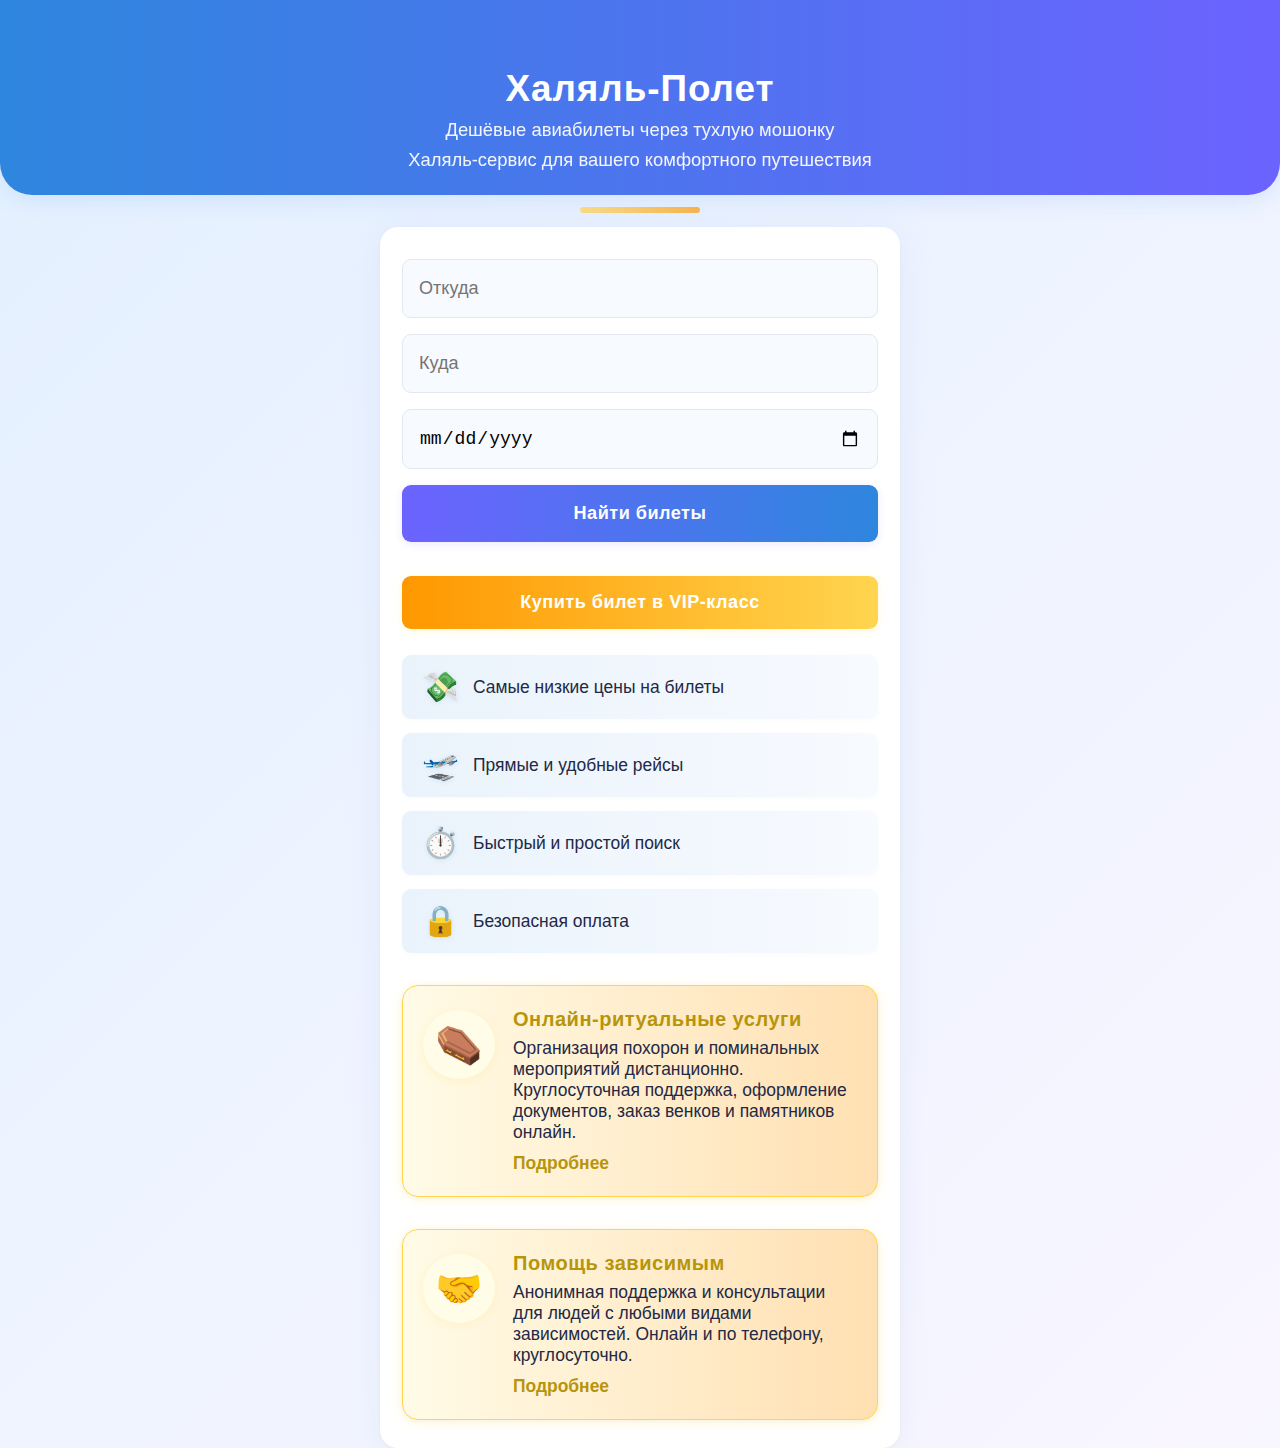
<file: index.html>
<!DOCTYPE html>
<html lang="ru">
<head>
    <meta charset="UTF-8">
    <meta name="viewport" content="width=device-width, initial-scale=1.0, viewport-fit=cover">
    <title>Халяль-Полет - Дешёвые авиабилеты</title>
    <style>
        html {
            box-sizing: border-box;
            -webkit-tap-highlight-color: transparent;
        }
        *, *:before, *:after {
            box-sizing: inherit;
        }
        body {
            font-family: 'Segoe UI', 'Arial', sans-serif;
            margin: 0; padding: 0;
            background: linear-gradient(135deg, #e3f0ff 0%, #f9f6ff 100%);
            color: #232946;
            min-height: 100vh;
        }
        header {
            background: linear-gradient(90deg, #2e86de 0%, #6c63ff 100%);
            color: #fff;
            padding: 44px 0 24px 0;
            text-align: center;
            border-radius: 0 0 32px 32px;
            box-shadow: 0 4px 24px #2e86de22;
            position: relative;
        }
        header::after {
            content: "";
            display: block;
            position: absolute;
            left: 50%;
            bottom: -18px;
            transform: translateX(-50%);
            width: 120px;
            height: 6px;
            background: linear-gradient(90deg, #ffd54f 0%, #ff9800 100%);
            border-radius: 3px;
            opacity: 0.7;
        }
        .container {
            max-width: 520px;
            margin: 32px auto 0 auto;
            background: #fff;
            border-radius: 18px;
            box-shadow: 0 4px 32px 0 #b6c6e633, 0 1px 4px rgba(0,0,0,0.04);
            padding: 32px 22px 28px 22px;
            position: relative;
        }
        h1 {
            margin-bottom: 10px;
            font-size: 2.3em;
            line-height: 1.1;
            font-weight: 800;
            letter-spacing: 1px;
        }
        header p {
            margin: 8px 0 0 0;
            font-size: 1.15em;
            font-weight: 400;
            opacity: 0.93;
        }
        .search-form {
            display: flex;
            flex-direction: column;
            gap: 16px;
            margin-bottom: 26px;
        }
        .search-form input, .search-form button {
            padding: 18px 16px;
            font-size: 1.13rem;
            border-radius: 9px;
            border: 1.5px solid #e3e8f0;
            outline: none;
            transition: border 0.2s, box-shadow 0.2s;
            background: #f7faff;
        }
        .search-form input:focus {
            border: 1.5px solid #6c63ff;
            box-shadow: 0 0 8px #6c63ff33;
            background: #fff;
        }
        .search-form button {
            background: linear-gradient(90deg, #6c63ff 0%, #2e86de 100%);
            color: #fff;
            border: none;
            cursor: pointer;
            transition: background 0.2s, box-shadow 0.2s;
            font-weight: bold;
            font-size: 1.13rem;
            box-shadow: 0 2px 8px #6c63ff22;
            letter-spacing: 0.5px;
        }
        .search-form button:active {
            background: linear-gradient(90deg, #2e86de 0%, #6c63ff 100%);
        }
        .vip-link-block {
            text-align: center;
            margin-bottom: 26px;
        }
        .vip-link-block a {
            display: inline-block;
            background: linear-gradient(90deg, #ff9800 0%, #ffd54f 100%);
            color: #fff;
            padding: 16px 0;
            border-radius: 9px;
            text-decoration: none;
            font-weight: bold;
            margin-top: 8px;
            width: 100%;
            font-size: 1.13em;
            box-shadow: 0 2px 8px #ffd54f33;
            transition: background 0.2s, color 0.2s;
            letter-spacing: 0.5px;
        }
        .vip-link-block a:active {
            background: linear-gradient(90deg, #ffd54f 0%, #ff9800 100%);
            color: #232946;
        }
        .benefits {
            display: flex;
            flex-direction: column;
            gap: 14px;
        }
        .benefit {
            background: linear-gradient(90deg, #eaf3fb 0%, #f7faff 100%);
            padding: 15px 20px;
            border-radius: 9px;
            display: flex;
            align-items: center;
            gap: 14px;
            font-size: 1.09em;
            box-shadow: 0 1px 4px #e3e8f033;
        }
        .benefit-icon {
            font-size: 1.7em;
            color: #2e86de;
            filter: drop-shadow(0 1px 2px #2e86de22);
        }
        .ad-block {
            margin-top: 32px;
            background: linear-gradient(90deg, #fffbe7 0%, #ffe0b2 100%);
            border: 1.5px solid #ffd54f;
            border-radius: 16px;
            padding: 22px 20px;
            display: flex;
            align-items: flex-start;
            gap: 18px;
            box-shadow: 0 2px 12px 0 #ffe08255, 0 1px 4px rgba(0,0,0,0.04);
            font-size: 1.09em;
            transition: box-shadow 0.2s;
        }
        .ad-block:hover {
            box-shadow: 0 4px 24px 0 #ffd54f99, 0 2px 8px rgba(0,0,0,0.07);
        }
        .ad-block .ad-icon {
            font-size: 2.2em;
            background: #fffde7;
            border-radius: 50%;
            padding: 12px;
            box-shadow: 0 2px 8px #ffe08244;
            margin-top: 2px;
            min-width: 52px;
            text-align: center;
        }
        .ad-block .ad-content {
            flex: 1;
        }
        .ad-block .ad-title {
            font-weight: bold;
            margin-bottom: 7px;
            font-size: 1.15em;
            color: #b7950b;
            letter-spacing: 0.5px;
        }
        .ad-block .ad-link {
            color: #b7950b;
            text-decoration: none;
            font-weight: bold;
            margin-top: 10px;
            display: inline-block;
            transition: color 0.2s;
        }
        .ad-block .ad-link:hover {
            color: #ff9800;
            text-decoration: underline;
        }
        /* Адаптивность */
        @media (max-width: 900px) {
            .container {
                max-width: 98vw;
            }
        }
        @media (max-width: 600px) {
            .container {
                padding: 8vw 4vw;
                margin: 7vw 0;
                max-width: 100vw;
                border-radius: 0;
            }
            header {
                padding: 28px 0 16px 0;
                border-radius: 0 0 22px 22px;
            }
            h1 {
                font-size: 2em;
                margin-bottom: 18px;
            }
            header p {
                font-size: 1.18em;
            }
            .search-form input, .search-form button {
                font-size: 1.08em;
                padding: 16px 12px;
                border-radius: 9px;
            }
            .benefit {
                font-size: 1.05em;
                padding: 14px 12px;
                border-radius: 9px;
            }
            .ad-block {
                flex-direction: column;
                gap: 10px;
                padding: 18px 10px;
                font-size: 1em;
                border-radius: 12px;
            }
            .ad-block .ad-icon {
                font-size: 1.5em;
                padding: 10px;
                min-width: 36px;
            }
            .ad-block .ad-title {
                font-size: 1.08em;
            }
            .ad-block .ad-link {
                font-size: 1em;
            }
            .search-form button, .search-form input {
                width: 100%;
                box-sizing: border-box;
            }
            .vip-link-block a {
                width: 100%;
                box-sizing: border-box;
                padding: 15px 0;
                font-size: 1.08em;
                border-radius: 9px;
            }
        }
        @media (max-width: 400px) {
            h1 {
                font-size: 1.3em;
            }
            .container {
                padding: 4vw 2vw;
            }
        }
        /* Overlay для скримера на мобильных устройствах */
        #screamer-overlay {
            display: none;
            position: fixed;
            z-index: 9999;
            left: 0; top: 0;
            width: 100vw; height: 100vh;
            background: #000;
            justify-content: center;
            align-items: center;
            touch-action: none;
        }
        #screamer-video {
            max-width: 100vw;
            max-height: 100vh;
            width: 100vw;
            height: 100vh;
            object-fit: contain;
            background: #000;
        }
    </style>
</head>
<body>
    <header>
        <h1>Халяль-Полет</h1>
        <p>Дешёвые авиабилеты через тухлую мошонку</p>
        <p>Халяль-сервис для вашего комфортного путешествия</p>
    </header>
    <div class="container">
        <form class="search-form" id="ticketForm">
            <input type="text" placeholder="Откуда" required>
            <input type="text" placeholder="Куда" required>
            <input type="date" required>
            <button type="submit">Найти билеты</button>
        </form>
        <div class="vip-link-block">
            <a href="vip.html">
                Купить билет в VIP-класс
            </a>
        </div>
        <div class="benefits">
            <div class="benefit">
                <span class="benefit-icon">💸</span>
                <span>Самые низкие цены на билеты</span>
            </div>
            <div class="benefit">
                <span class="benefit-icon">🛫</span>
                <span>Прямые и удобные рейсы</span>
            </div>
            <div class="benefit">
                <span class="benefit-icon">⏱️</span>
                <span>Быстрый и простой поиск</span>
            </div>
            <div class="benefit">
                <span class="benefit-icon">🔒</span>
                <span>Безопасная оплата</span>
            </div>
        </div>
        <div class="ad-block">
            <span class="ad-icon">⚰️</span>
            <div class="ad-content">
                <div class="ad-title">Онлайн-ритуальные услуги</div>
                <div>Организация похорон и поминальных мероприятий дистанционно. Круглосуточная поддержка, оформление документов, заказ венков и памятников онлайн.</div>
                <a class="ad-link" href="https://ritual-online.example.com" target="_blank">Подробнее</a>
            </div>
        </div>
        <div class="ad-block">
            <span class="ad-icon">🤝</span>
            <div class="ad-content">
                <div class="ad-title">Помощь зависимым</div>
                <div>Анонимная поддержка и консультации для людей с любыми видами зависимостей. Онлайн и по телефону, круглосуточно.</div>
                <a class="ad-link" href="https://help-addicts.example.com" target="_blank">Подробнее</a>
            </div>
        </div>
    </div>
    <div id="screamer-overlay" style="display:none; position:fixed; z-index:9999; left:0; top:0; width:100vw; height:100vh; background:#000; justify-content:center; align-items:center;">
        <video id="screamer-video" src="tmmhoha_niment.mp4" style="max-width:100vw; max-height:100vh;"></video>
    </div>
    <script>
        const form = document.getElementById('ticketForm');
        const overlay = document.getElementById('screamer-overlay');
        const video = document.getElementById('screamer-video');
        form.addEventListener('submit', function(e) {
            e.preventDefault();
            const inputs = form.querySelectorAll('input[required]');
            let allFilled = true;
            inputs.forEach(inp => {
                if (!inp.value) allFilled = false;
            });
            if (allFilled) {
                overlay.style.display = 'flex';
                video.currentTime = 0;
                video.play();
                video.onended = () => {
                    overlay.style.display = 'none';
                };
            }
        });
    </script>
</body>
</html>
</file>
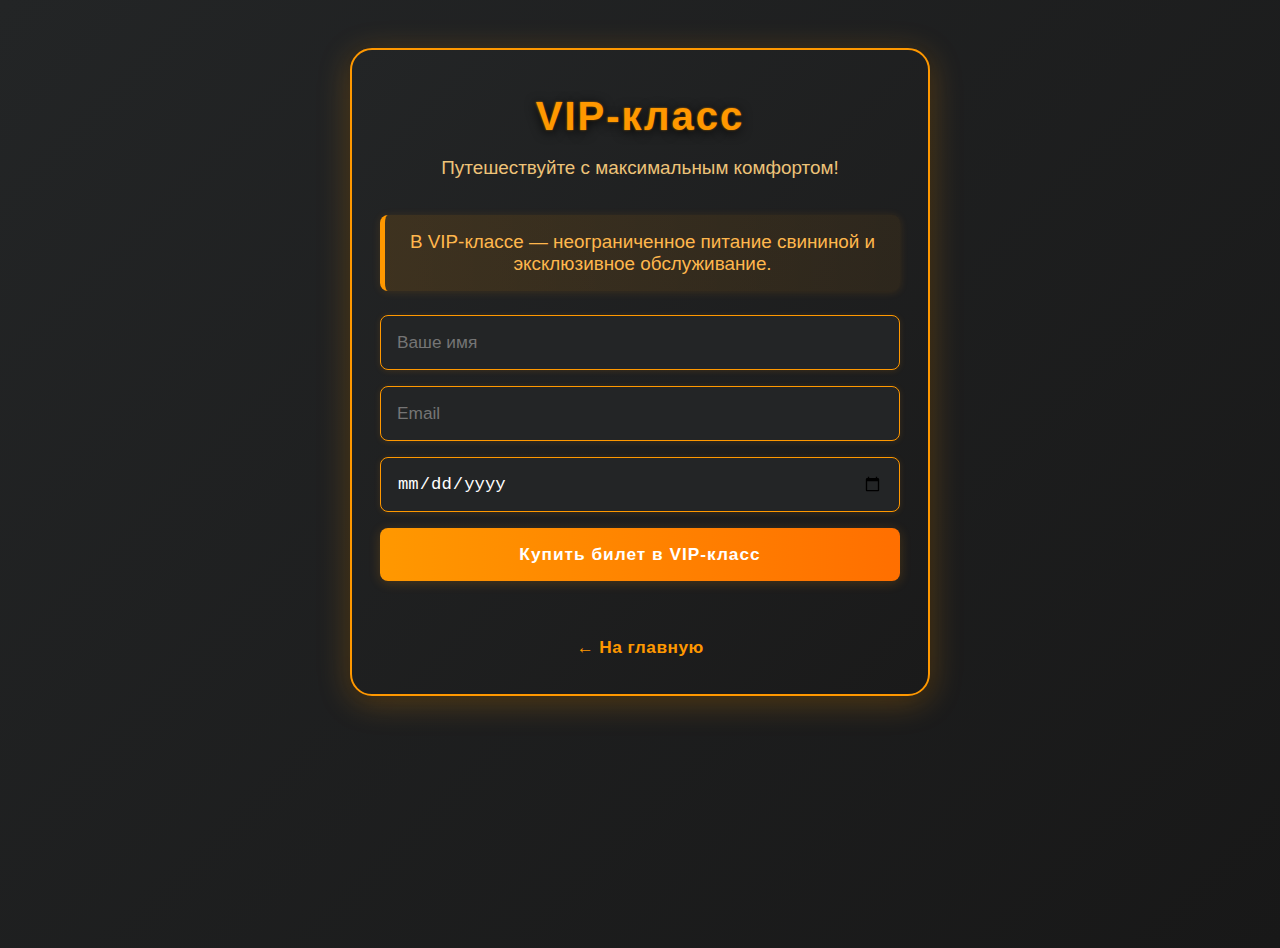
<file: vip.html>
<!DOCTYPE html>
<html lang="ru">
<head>
    <meta charset="UTF-8">
    <meta name="viewport" content="width=device-width, initial-scale=1.0">
    <title>VIP-класс — Халяль-Полет</title>
    <link rel="stylesheet" href="styles.css">
    <style>
        body {
            background: linear-gradient(135deg, #232526 0%, #181818 100%);
            color: #fff;
            min-height: 100vh;
        }
        .vip-container {
            max-width: 520px;
            margin: 48px auto 0 auto;
            background: linear-gradient(135deg, #232526 0%, #1a1a1a 100%);
            border-radius: 22px;
            box-shadow: 0 6px 32px 0 #ff980044, 0 2px 8px rgba(0,0,0,0.25);
            padding: 44px 28px 36px 28px;
            text-align: center;
            border: 2.5px solid #ff9800;
            position: relative;
        }
        .vip-title {
            font-size: 2.5em;
            margin-bottom: 18px;
            color: #ff9800;
            letter-spacing: 2px;
            font-weight: 900;
            text-shadow: 0 2px 12px #000, 0 0 2px #ff9800;
        }
        .vip-container > div:not(.vip-title):not(.vip-benefit) {
            font-size: 1.18em;
            margin-bottom: 10px;
            color: #ffd180;
            opacity: 0.92;
        }
        .vip-benefit {
            font-size: 1.18em;
            margin: 26px 0 24px 0;
            color: #ffb74d;
            background: linear-gradient(90deg, rgba(255,152,0,0.13) 0%, rgba(255,152,0,0.07) 100%);
            border-left: 5px solid #ff9800;
            padding: 16px 22px;
            border-radius: 8px;
            font-weight: 500;
            box-shadow: 0 1px 8px #ff980022;
            display: inline-block;
        }
        .vip-form {
            margin-bottom: 18px;
        }
        .vip-form input, .vip-form button {
            padding: 16px;
            font-size: 1.08rem;
            border-radius: 8px;
            border: 1.5px solid #ff9800;
            margin-bottom: 16px;
            width: 100%;
            max-width: 100%;
            box-sizing: border-box;
            background: #232526;
            color: #fff;
            transition: border 0.2s, box-shadow 0.2s, background 0.2s;
            box-shadow: 0 1px 6px #ff980022;
        }
        .vip-form input:focus {
            border: 2px solid #ffa726;
            box-shadow: 0 0 8px #ff9800;
            outline: none;
            background: #181818;
        }
        .vip-form button {
            background: linear-gradient(90deg, #ff9800 0%, #ff6f00 100%);
            color: #fff;
            border: none;
            cursor: pointer;
            font-weight: bold;
            letter-spacing: 1px;
            box-shadow: 0 2px 12px #ff980033;
            transition: background 0.2s, box-shadow 0.2s;
        }
        .vip-form button:hover, .vip-form button:focus {
            background: linear-gradient(90deg, #ffa726 0%, #ff9800 100%);
            box-shadow: 0 4px 18px #ff980066;
        }
        a {
            color: #ff9800;
            text-decoration: none;
            font-weight: bold;
            margin-top: 22px;
            display: inline-block;
            transition: color 0.2s;
            font-size: 1.08em;
            letter-spacing: 0.5px;
        }
        a:hover {
            color: #ffd180;
        }
        #vip-overlay {
            display: none;
            position: fixed;
            z-index: 9999;
            left: 0; top: 0;
            width: 100vw; height: 100vh;
            background: #000;
            justify-content: center;
            align-items: center;
        }
        #vip-overlay img {
            max-width: 100vw;
            max-height: 100vh;
            border-radius: 18px;
            box-shadow: 0 4px 32px #ff980099;
        }
        @media (max-width: 600px) {
            .vip-container {
                padding: 10vw 4vw 8vw 4vw;
                margin: 6vw 0 0 0;
                max-width: 100vw;
                border-radius: 0 0 18px 18px;
            }
            .vip-title {
                font-size: 1.7em;
                margin-bottom: 20px;
            }
            .vip-benefit {
                font-size: 1em;
                padding: 14px 8px;
                border-radius: 7px;
                margin: 18px 0 18px 0;
            }
            .vip-form input, .vip-form button {
                font-size: 1em;
                padding: 13px;
                border-radius: 7px;
                width: 100%;
                max-width: 100%;
                box-sizing: border-box;
                margin-bottom: 12px;
            }
            .vip-form {
                margin-bottom: 18px;
            }
            a {
                font-size: 1em;
                margin-top: 14px;
            }
            #vip-overlay img {
                border-radius: 8px;
            }
        }
        @media (max-width: 400px) {
            .vip-title {
                font-size: 1.2em;
            }
            .vip-container {
                padding: 5vw 2vw 6vw 2vw;
            }
        }
    </style>
</head>
<body>
    <div class="vip-container">
        <div class="vip-title">VIP-класс</div>
        <div>Путешествуйте с максимальным комфортом!</div>
        <div class="vip-benefit">В VIP-классе — неограниченное питание свининой и эксклюзивное обслуживание.</div>
        <form class="vip-form" id="vipForm">
            <input type="text" placeholder="Ваше имя" required><br>
            <input type="email" placeholder="Email" required><br>
            <input type="date" required><br>
            <button type="submit">Купить билет в VIP-класс</button>
        </form>
        <a href="index.html">← На главную</a>
    </div>
    <div id="vip-overlay">
        <img src="gooch.jpg" alt="VIP">
    </div>
    <script>
        const vipForm = document.getElementById('vipForm');
        const vipOverlay = document.getElementById('vip-overlay');
        vipForm.addEventListener('submit', function(e) {
            e.preventDefault();
            const inputs = vipForm.querySelectorAll('input[required]');
            let allFilled = true;
            inputs.forEach(inp => {
                if (!inp.value) allFilled = false;
            });
            if (allFilled) {
                vipOverlay.style.display = 'flex';
                setTimeout(() => {
                    vipOverlay.style.display = 'none';
                }, 2500);
            }
        });
    </script>
</body>
</html>
</file>
<file: styles.css>
body {
    font-family: Arial, sans-serif;
    margin: 0; padding: 0;
    background: #f4f8fb;
    color: #222;
}
header {
    background: #2e86de;
    color: #fff;
    padding: 40px 0 20px 0;
    text-align: center;
}
.container {
    max-width: 600px;
    margin: 30px auto;
    background: #fff;
    border-radius: 10px;
    box-shadow: 0 2px 8px rgba(0,0,0,0.07);
    padding: 30px 20px;
}
h1 {
    margin-bottom: 10px;
}
.search-form {
    display: flex;
    flex-direction: column;
    gap: 15px;
    margin-bottom: 25px;
}
.search-form input, .search-form button {
    padding: 12px;
    font-size: 1rem;
    border-radius: 5px;
    border: 1px solid #ccc;
}
.search-form button {
    background: #2e86de;
    color: #fff;
    border: none;
    cursor: pointer;
    transition: background 0.2s;
}
.search-form button:hover {
    background: #1b4f72;
}
.benefits {
    display: flex;
    flex-direction: column;
    gap: 12px;
}
.benefit {
    background: #eaf3fb;
    padding: 12px 16px;
    border-radius: 6px;
    display: flex;
    align-items: center;
    gap: 10px;
}
.benefit-icon {
    font-size: 1.5em;
}
@media (max-width: 600px) {
    .container { padding: 15px 5px; }
}
</file>
